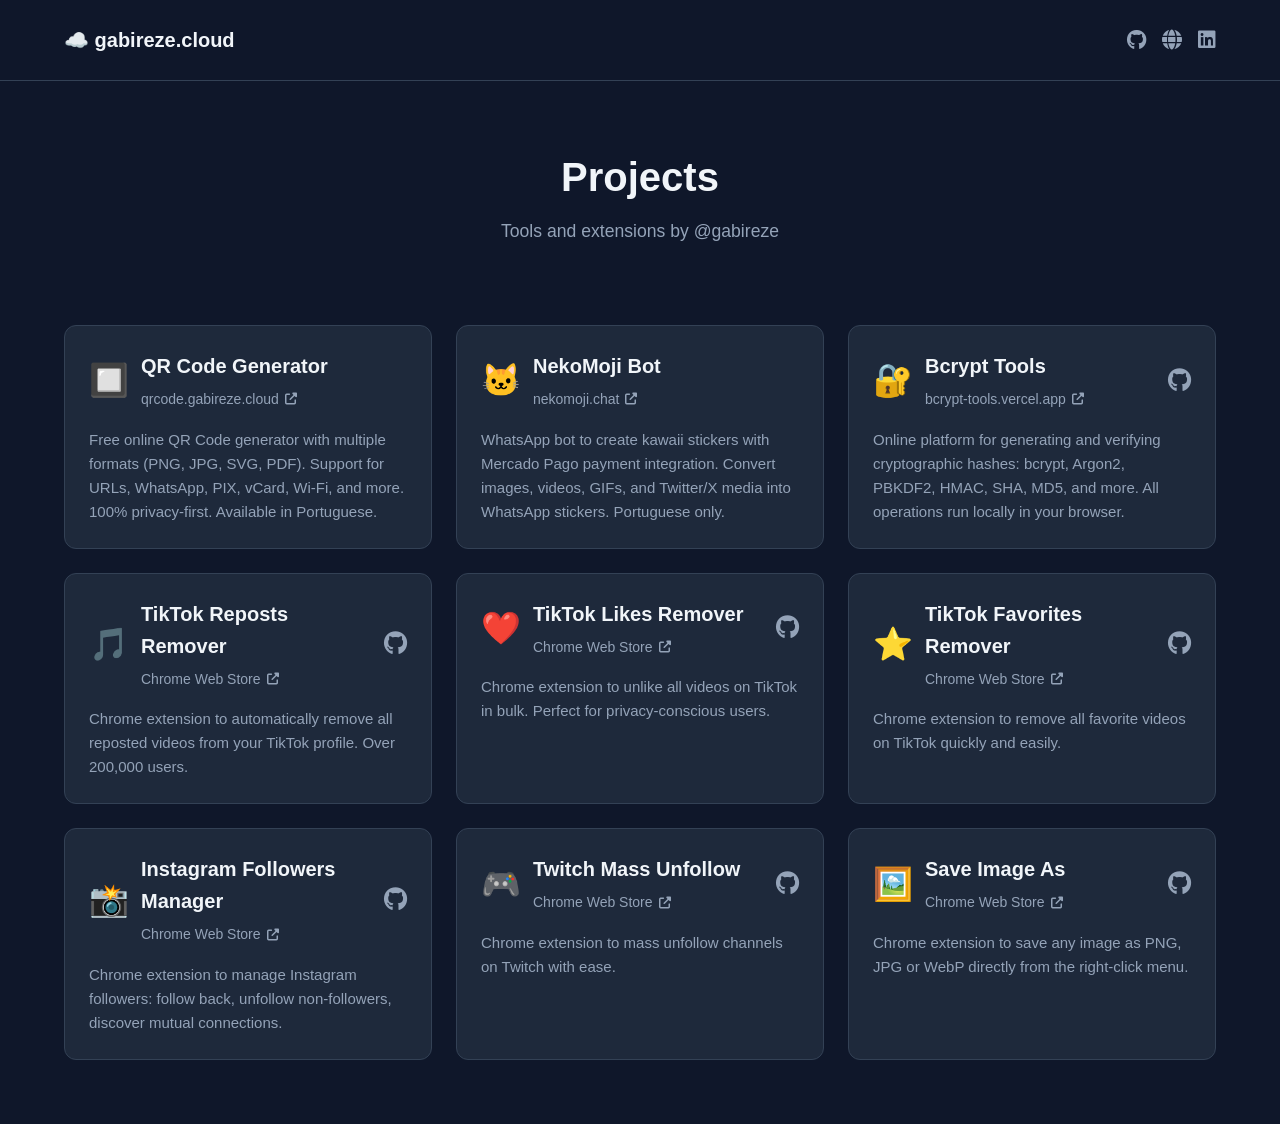
<file: gabireze-cloud-draft/index.html>
<!DOCTYPE html>
<html lang="en">
<head>
  <meta charset="UTF-8">
  <meta name="viewport" content="width=device-width, initial-scale=1.0">
  <meta name="description" content="Open-source projects, Chrome extensions, and web tools by Gabriel de Rezende Gonçalves (@gabireze). Free tools for productivity, social media management, and more.">
  <meta name="keywords" content="gabireze, chrome extensions, tiktok tools, instagram tools, qr code generator, open source, web tools">
  <meta name="author" content="Gabriel de Rezende Gonçalves">
  
  <!-- Open Graph -->
  <meta property="og:title" content="Gabriel's Cloud Projects | Open Source Tools">
  <meta property="og:description" content="Open-source projects, Chrome extensions, and web tools built with ❤️">
  <meta property="og:url" content="https://gabireze.cloud/">
  <meta property="og:type" content="website">
  
  <!-- Twitter Card -->
  <meta name="twitter:card" content="summary_large_image">
  <meta name="twitter:title" content="Gabriel's Cloud Projects">
  <meta name="twitter:description" content="Open-source projects, Chrome extensions, and web tools built with ❤️">
  
  <title>Gabriel's Cloud Projects | @gabireze</title>
  
  <link rel="icon" href="data:image/svg+xml,<svg xmlns='http://www.w3.org/2000/svg' viewBox='0 0 100 100'><text y='.9em' font-size='90'>☁️</text></svg>">
  
  <!-- Font Awesome -->
  <link rel="stylesheet" href="https://cdnjs.cloudflare.com/ajax/libs/font-awesome/6.5.1/css/all.min.css">
  
  <style>
    * {
      margin: 0;
      padding: 0;
      box-sizing: border-box;
    }
    
    :root {
      --bg: #0f172a;
      --card-bg: #1e293b;
      --text: #f1f5f9;
      --text-muted: #94a3b8;
      --border: #334155;
      --accent: #3b82f6;
    }
    
    body {
      font-family: -apple-system, BlinkMacSystemFont, 'Segoe UI', Roboto, sans-serif;
      background: var(--bg);
      color: var(--text);
      line-height: 1.6;
      min-height: 100vh;
      display: flex;
      flex-direction: column;
    }
    
    .container {
      max-width: 1200px;
      margin: 0 auto;
      padding: 0 1.5rem;
    }
    
    @media (max-width: 640px) {
      .container {
        padding: 0 1rem;
      }
    }
    
    /* Header */
    header {
      padding: 1.5rem 0;
      border-bottom: 1px solid var(--border);
    }
    
    .header-content {
      display: flex;
      justify-content: space-between;
      align-items: center;
    }
    
    .logo {
      font-size: 1.25rem;
      font-weight: 600;
      display: flex;
      align-items: center;
      gap: 0.5rem;
    }
    
    .social-links {
      display: flex;
      gap: 1rem;
    }
    
    .social-links a {
      color: var(--text-muted);
      transition: color 0.2s;
      font-size: 1.25rem;
    }
    
    /* Hero */
    .hero {
      padding: 4rem 0 3rem;
      text-align: center;
    }
    
    .hero h1 {
      font-size: 2.5rem;
      margin-bottom: 0.5rem;
      font-weight: 700;
    }
    
    .hero p {
      font-size: 1.1rem;
      color: var(--text-muted);
    }
    
    /* Projects */
    .projects {
      padding: 2rem 0 4rem;
      flex: 1;
    }
    
    .projects-grid {
      display: grid;
      grid-template-columns: repeat(auto-fill, minmax(280px, 1fr));
      gap: 1.5rem;
    }
    
    .project-card {
      background: var(--card-bg);
      border: 1px solid var(--border);
      border-radius: 12px;
      padding: 1.5rem;
      transition: all 0.3s;
      display: flex;
      flex-direction: column;
      gap: 1rem;
    }
    
    @media (hover: hover) {
      .project-card:hover {
        border-color: var(--accent);
        transform: translateY(-4px);
        box-shadow: 0 8px 24px rgba(59, 130, 246, 0.15);
      }
      
      .project-card:hover .project-link {
        color: var(--accent);
      }
      
      .github-link:hover {
        color: var(--accent);
      }
      
      .social-links a:hover {
        color: var(--accent);
      }
    }
    
    .project-card:active {
      transform: scale(0.98);
    }
    
    .project-header {
      display: flex;
      align-items: center;
      gap: 0.75rem;
    }
    
    .project-icon {
      font-size: 2rem;
      flex-shrink: 0;
    }
    
    .project-info {
      flex: 1;
      min-width: 0;
    }
    
    .project-title {
      font-size: 1.25rem;
      font-weight: 600;
      color: var(--text);
      margin-bottom: 0.25rem;
    }
    
    .project-link {
      color: var(--text-muted);
      text-decoration: none;
      font-size: 0.875rem;
      transition: color 0.2s;
      display: inline-flex;
      align-items: center;
      gap: 0.375rem;
    }
    
    .project-link:hover {
      text-decoration: underline;
    }
    
    .github-link {
      color: var(--text-muted);
      font-size: 1.5rem;
      transition: color 0.2s;
      flex-shrink: 0;
    }
    
    .project-description {
      color: var(--text-muted);
      font-size: 0.9375rem;
      line-height: 1.6;
    }
    
    /* Featured */
    .featured {
      border: 2px solid var(--accent);
      background: linear-gradient(135deg, rgba(59, 130, 246, 0.05), rgba(59, 130, 246, 0.02));
    }
    
    /* Responsive */
    @media (max-width: 768px) {
      .projects-grid {
        grid-template-columns: 1fr;
        gap: 1rem;
      }
      
      .hero h1 {
        font-size: 2rem;
      }
      
      .hero {
        padding: 3rem 0 2rem;
      }
      
      .hero p {
        font-size: 1rem;
      }
      
      .project-card {
        padding: 1.25rem;
      }
    }
    
    @media (max-width: 480px) {
      .hero h1 {
        font-size: 1.75rem;
      }
      
      .project-title {
        font-size: 1.1rem;
      }
      
      .project-icon {
        font-size: 1.75rem;
      }
      
      .project-link {
        font-size: 0.8125rem;
      }
      
      .github-link {
        font-size: 1.25rem;
      }
      
      header {
        padding: 1rem 0;
      }
      
      .logo {
        font-size: 1.1rem;
      }
      
      .social-links a {
        font-size: 1.1rem;
      }
    }
  </style>
</head>
<body>
  <!-- Header -->
  <header>
    <div class="container">
      <div class="header-content">
        <div class="logo">☁️ gabireze.cloud</div>
        <div class="social-links">
          <a href="https://github.com/gabireze" target="_blank" title="GitHub">
            <i class="fab fa-github"></i>
          </a>
          <a href="https://gabireze.com.br" target="_blank" title="Website">
            <i class="fas fa-globe"></i>
          </a>
          <a href="https://www.linkedin.com/in/gabireze/" target="_blank" title="LinkedIn">
            <i class="fab fa-linkedin"></i>
          </a>
        </div>
      </div>
    </div>
  </header>

  <!-- Hero -->
  <section class="hero">
    <div class="container">
      <h1>Projects</h1>
      <p>Tools and extensions by @gabireze</p>
    </div>
  </section>

  <!-- Projects -->
  <section class="projects">
    <div class="container">
      <div class="projects-grid">
        
        <!-- QR Code Generator -->
        <div class="project-card">
          <div class="project-header">
            <span class="project-icon">🔲</span>
            <div class="project-info">
              <h3 class="project-title">QR Code Generator</h3>
              <a href="https://qrcode.gabireze.cloud" target="_blank" class="project-link">
                qrcode.gabireze.cloud <i class="fas fa-external-link-alt" style="font-size: 0.75rem;"></i>
              </a>
            </div>
          </div>
          <p class="project-description">
            Free online QR Code generator with multiple formats (PNG, JPG, SVG, PDF). Support for URLs, WhatsApp, PIX, vCard, Wi-Fi, and more. 100% privacy-first. Available in Portuguese.
          </p>
        </div>

        <!-- NekoMoji Bot -->
        <div class="project-card">
          <div class="project-header">
            <span class="project-icon">🐱</span>
            <div class="project-info">
              <h3 class="project-title">NekoMoji Bot</h3>
              <a href="http://nekomoji.chat/" target="_blank" class="project-link">
                nekomoji.chat <i class="fas fa-external-link-alt" style="font-size: 0.75rem;"></i>
              </a>
            </div>
          </div>
          <p class="project-description">
            WhatsApp bot to create kawaii stickers with Mercado Pago payment integration. Convert images, videos, GIFs, and Twitter/X media into WhatsApp stickers. Portuguese only.
          </p>
        </div>

        <!-- Bcrypt Tools -->
        <div class="project-card">
          <div class="project-header">
            <span class="project-icon">🔐</span>
            <div class="project-info">
              <h3 class="project-title">Bcrypt Tools</h3>
              <a href="https://bcrypt-tools.vercel.app/" target="_blank" class="project-link">
                bcrypt-tools.vercel.app <i class="fas fa-external-link-alt" style="font-size: 0.75rem;"></i>
              </a>
            </div>
            <a href="https://github.com/gabireze/bcrypt-tools" target="_blank" class="github-link" title="View on GitHub">
              <i class="fab fa-github"></i>
            </a>
          </div>
          <p class="project-description">
            Online platform for generating and verifying cryptographic hashes: bcrypt, Argon2, PBKDF2, HMAC, SHA, MD5, and more. All operations run locally in your browser.
          </p>
        </div>

        <!-- TikTok Reposted Videos Remover -->
        <div class="project-card">
          <div class="project-header">
            <span class="project-icon">🎵</span>
            <div class="project-info">
              <h3 class="project-title">TikTok Reposts Remover</h3>
              <a href="https://chromewebstore.google.com/detail/tiktok-all-reposted-video/amgpfdpibiacligkkkbeonfhmonkgjhg" target="_blank" class="project-link">
                Chrome Web Store <i class="fas fa-external-link-alt" style="font-size: 0.75rem;"></i>
              </a>
            </div>
            <a href="https://github.com/gabireze/tiktok-all-reposted-videos-remover" target="_blank" class="github-link" title="View on GitHub">
              <i class="fab fa-github"></i>
            </a>
          </div>
          <p class="project-description">
            Chrome extension to automatically remove all reposted videos from your TikTok profile. Over 200,000 users.
          </p>
        </div>

        <!-- TikTok Liked Videos Remover -->
        <div class="project-card">
          <div class="project-header">
            <span class="project-icon">❤️</span>
            <div class="project-info">
              <h3 class="project-title">TikTok Likes Remover</h3>
              <a href="https://chromewebstore.google.com/detail/tiktok-all-liked-videos-r/eafmacjdgennnmhagdkdckgjokmnllci" target="_blank" class="project-link">
                Chrome Web Store <i class="fas fa-external-link-alt" style="font-size: 0.75rem;"></i>
              </a>
            </div>
            <a href="https://github.com/gabireze/tiktok-all-liked-videos-remover" target="_blank" class="github-link" title="View on GitHub">
              <i class="fab fa-github"></i>
            </a>
          </div>
          <p class="project-description">
            Chrome extension to unlike all videos on TikTok in bulk. Perfect for privacy-conscious users.
          </p>
        </div>

        <!-- TikTok Favorites Remover -->
        <div class="project-card">
          <div class="project-header">
            <span class="project-icon">⭐</span>
            <div class="project-info">
              <h3 class="project-title">TikTok Favorites Remover</h3>
              <a href="https://chromewebstore.google.com/detail/tiktok-all-favorite-video/cbjkccccmffolddklbkedlndlfokcpbn" target="_blank" class="project-link">
                Chrome Web Store <i class="fas fa-external-link-alt" style="font-size: 0.75rem;"></i>
              </a>
            </div>
            <a href="https://github.com/gabireze/tiktok-all-favorite-videos-remover" target="_blank" class="github-link" title="View on GitHub">
              <i class="fab fa-github"></i>
            </a>
          </div>
          <p class="project-description">
            Chrome extension to remove all favorite videos on TikTok quickly and easily.
          </p>
        </div>

        <!-- Instagram Followers Manager -->
        <div class="project-card">
          <div class="project-header">
            <span class="project-icon">📸</span>
            <div class="project-info">
              <h3 class="project-title">Instagram Followers Manager</h3>
              <a href="https://chromewebstore.google.com/detail/manage-instagram-follower/laoengmeoeboelooafhjhbfphdfoiegg" target="_blank" class="project-link">
                Chrome Web Store <i class="fas fa-external-link-alt" style="font-size: 0.75rem;"></i>
              </a>
            </div>
            <a href="https://github.com/gabireze/manage-instagram-followers" target="_blank" class="github-link" title="View on GitHub">
              <i class="fab fa-github"></i>
            </a>
          </div>
          <p class="project-description">
            Chrome extension to manage Instagram followers: follow back, unfollow non-followers, discover mutual connections.
          </p>
        </div>

        <!-- Twitch Mass Unfollow -->
        <div class="project-card">
          <div class="project-header">
            <span class="project-icon">🎮</span>
            <div class="project-info">
              <h3 class="project-title">Twitch Mass Unfollow</h3>
              <a href="https://chromewebstore.google.com/detail/mass-unfollow-on-twitch/mgmagaekfiflfamjkogchapgmhfbkmnh" target="_blank" class="project-link">
                Chrome Web Store <i class="fas fa-external-link-alt" style="font-size: 0.75rem;"></i>
              </a>
            </div>
            <a href="https://github.com/gabireze/mass-unfollow-on-twitch" target="_blank" class="github-link" title="View on GitHub">
              <i class="fab fa-github"></i>
            </a>
          </div>
          <p class="project-description">
            Chrome extension to mass unfollow channels on Twitch with ease.
          </p>
        </div>

        <!-- Save Image As -->
        <div class="project-card">
          <div class="project-header">
            <span class="project-icon">🖼️</span>
            <div class="project-info">
              <h3 class="project-title">Save Image As</h3>
              <a href="https://chromewebstore.google.com/detail/save-image-as/lfmnkgdmceifplfmmhjjincclbjonfpd" target="_blank" class="project-link">
                Chrome Web Store <i class="fas fa-external-link-alt" style="font-size: 0.75rem;"></i>
              </a>
            </div>
            <a href="https://github.com/gabireze/save-image-as" target="_blank" class="github-link" title="View on GitHub">
              <i class="fab fa-github"></i>
            </a>
          </div>
          <p class="project-description">
            Chrome extension to save any image as PNG, JPG or WebP directly from the right-click menu.
          </p>
        </div>

      </div>
    </div>
  </section>

</body>
</html>
</file>
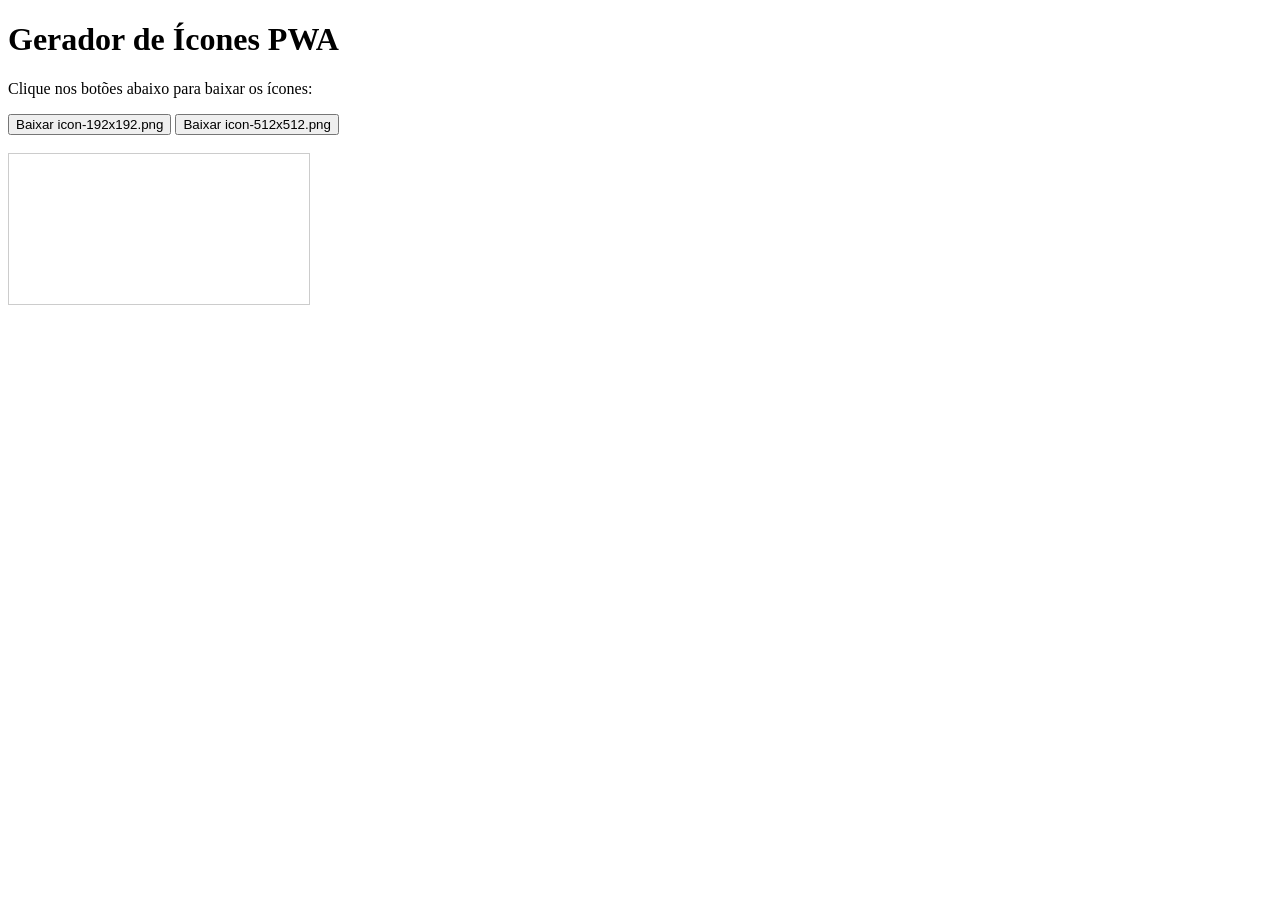
<file: generate-icons.html>
<!DOCTYPE html>
<html>
<head>
  <meta charset="utf-8">
  <title>Gerar Ícones PWA</title>
</head>
<body>
  <h1>Gerador de Ícones PWA</h1>
  <p>Clique nos botões abaixo para baixar os ícones:</p>
  <button id="gen192">Baixar icon-192x192.png</button>
  <button id="gen512">Baixar icon-512x512.png</button>
  <br><br>
  <canvas id="canvas" style="border: 1px solid #ccc;"></canvas>

  <script>
    const svgString = `<svg xmlns="http://www.w3.org/2000/svg" viewBox="0 0 512 512" width="512" height="512">
  <rect width="512" height="512" fill="#0f172a" rx="80"/>
  <g transform="translate(82, 82) scale(0.75)">
    <path fill="#3b82f6" d="M0 80C0 53.5 21.5 32 48 32h96c26.5 0 48 21.5 48 48v96c0 26.5-21.5 48-48 48H48c-26.5 0-48-21.5-48-48V80zM64 96v64h64V96H64zM0 336c0-26.5 21.5-48 48-48h96c26.5 0 48 21.5 48 48v96c0 26.5-21.5 48-48 48H48c-26.5 0-48-21.5-48-48V336zm64 16v64h64V352H64zM304 32h96c26.5 0 48 21.5 48 48v96c0 26.5-21.5 48-48 48H304c-26.5 0-48-21.5-48-48V80c0-26.5 21.5-48 48-48zm80 64H320v64h64V96zM256 304c0-8.8 7.2-16 16-16h64c8.8 0 16 7.2 16 16s7.2 16 16 16h32c8.8 0 16-7.2 16-16s7.2-16 16-16s16 7.2 16 16v96c0 8.8-7.2 16-16 16H368c-8.8 0-16-7.2-16-16s-7.2-16-16-16s-16 7.2-16 16v64c0 8.8-7.2 16-16 16H272c-8.8 0-16-7.2-16-16V304zM368 480a16 16 0 1 1 0-32 16 16 0 1 1 0 32zm64 0a16 16 0 1 1 0-32 16 16 0 1 1 0 32z"/>
  </g>
</svg>`;

    function downloadIcon(size, filename) {
      const canvas = document.getElementById('canvas');
      const ctx = canvas.getContext('2d');
      canvas.width = size;
      canvas.height = size;

      const img = new Image();
      const blob = new Blob([svgString], { type: 'image/svg+xml' });
      const url = URL.createObjectURL(blob);

      img.onload = function() {
        ctx.drawImage(img, 0, 0, size, size);
        canvas.toBlob(function(blob) {
          const a = document.createElement('a');
          a.href = URL.createObjectURL(blob);
          a.download = filename;
          a.click();
          URL.revokeObjectURL(url);
        }, 'image/png');
      };

      img.src = url;
    }

    document.getElementById('gen192').addEventListener('click', () => {
      downloadIcon(192, 'icon-192x192.png');
    });

    document.getElementById('gen512').addEventListener('click', () => {
      downloadIcon(512, 'icon-512x512.png');
    });

    // Auto-gerar na abertura da página
    setTimeout(() => {
      console.log('Use os botões acima para gerar os ícones');
    }, 100);
  </script>
</body>
</html>
</file>
